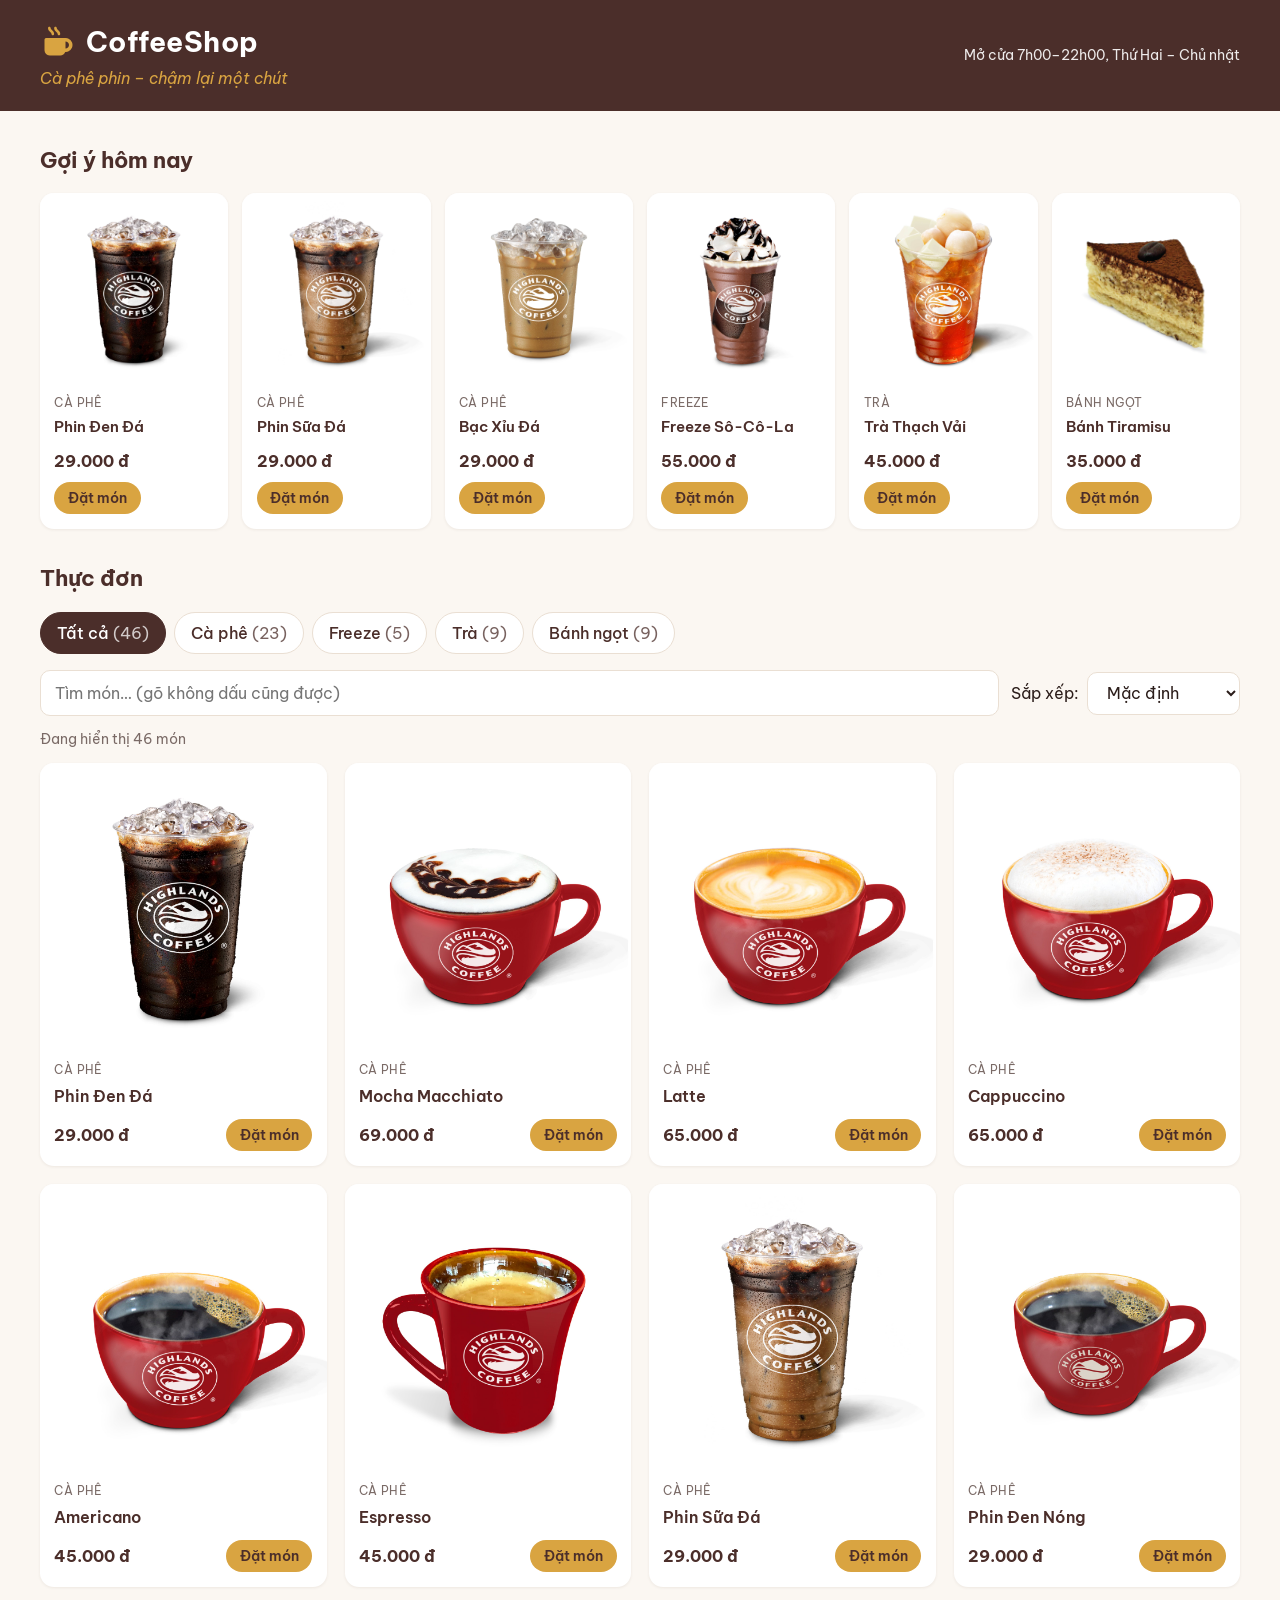
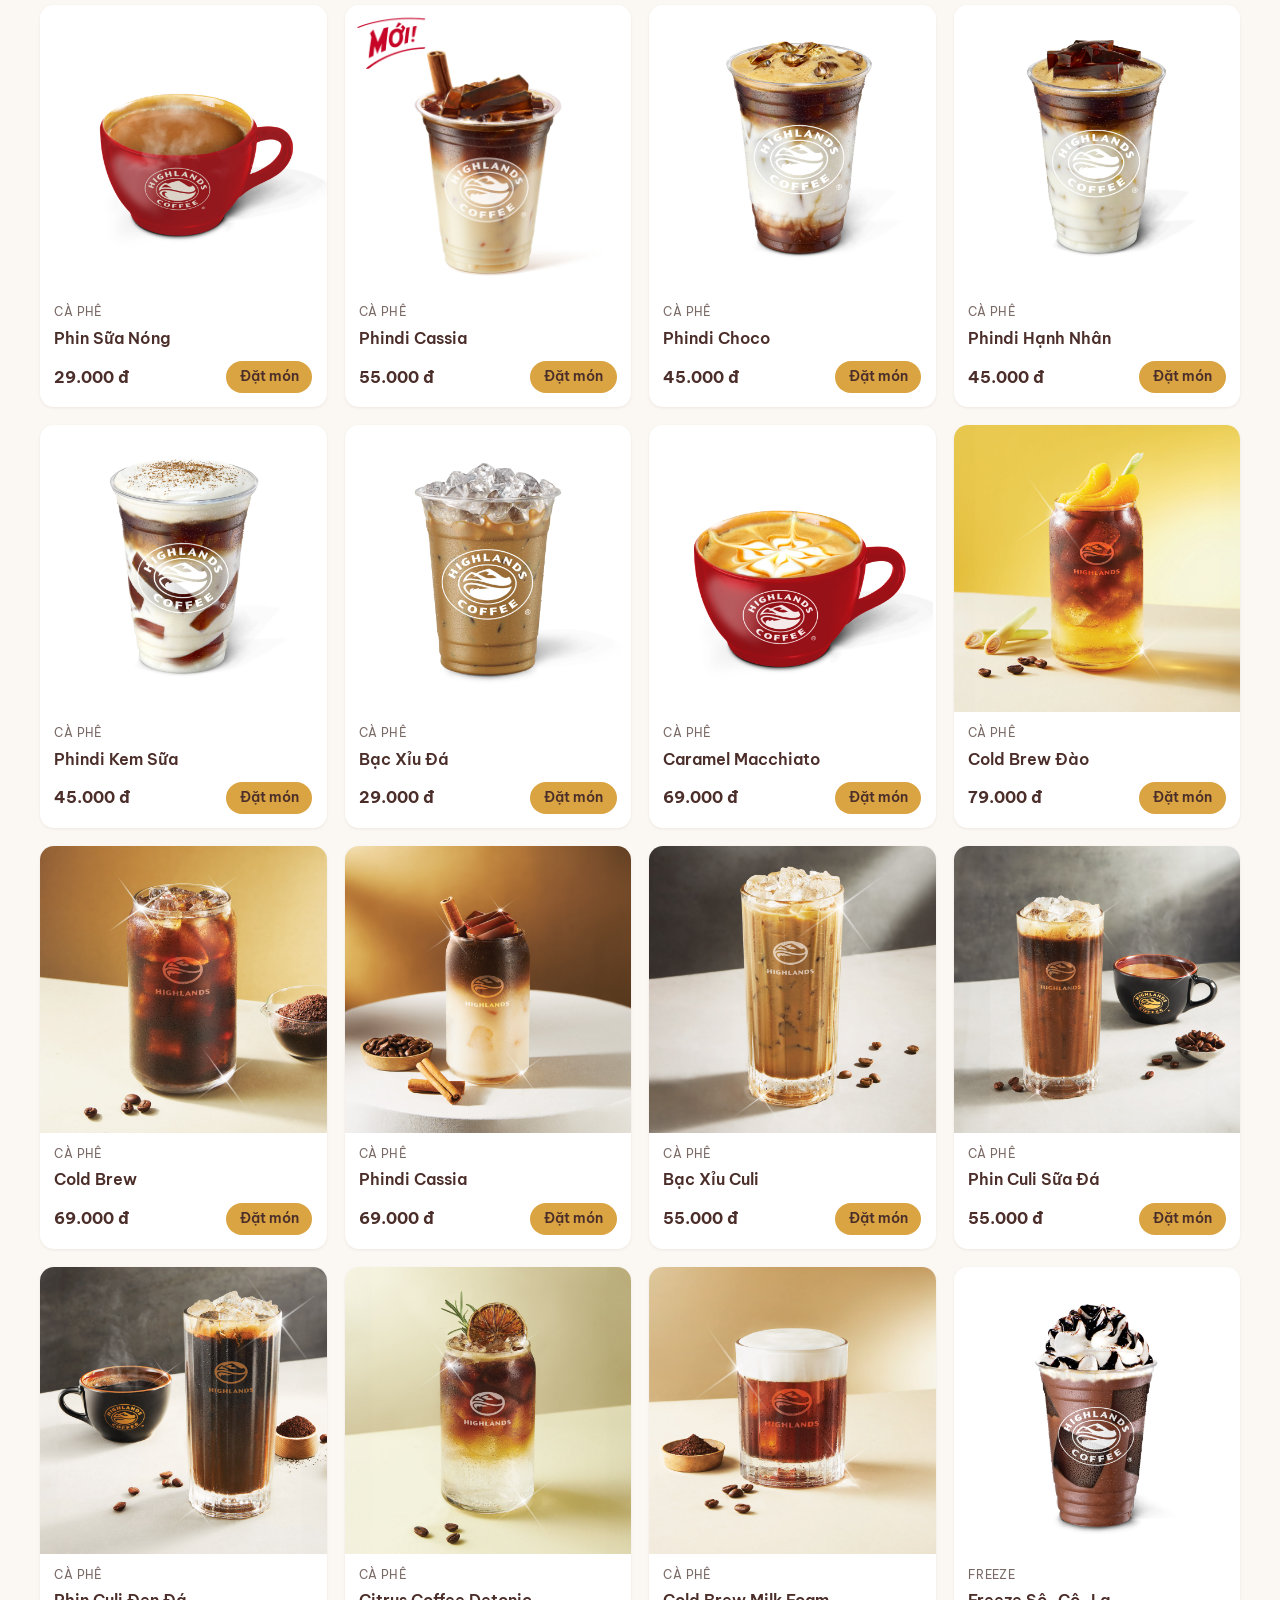
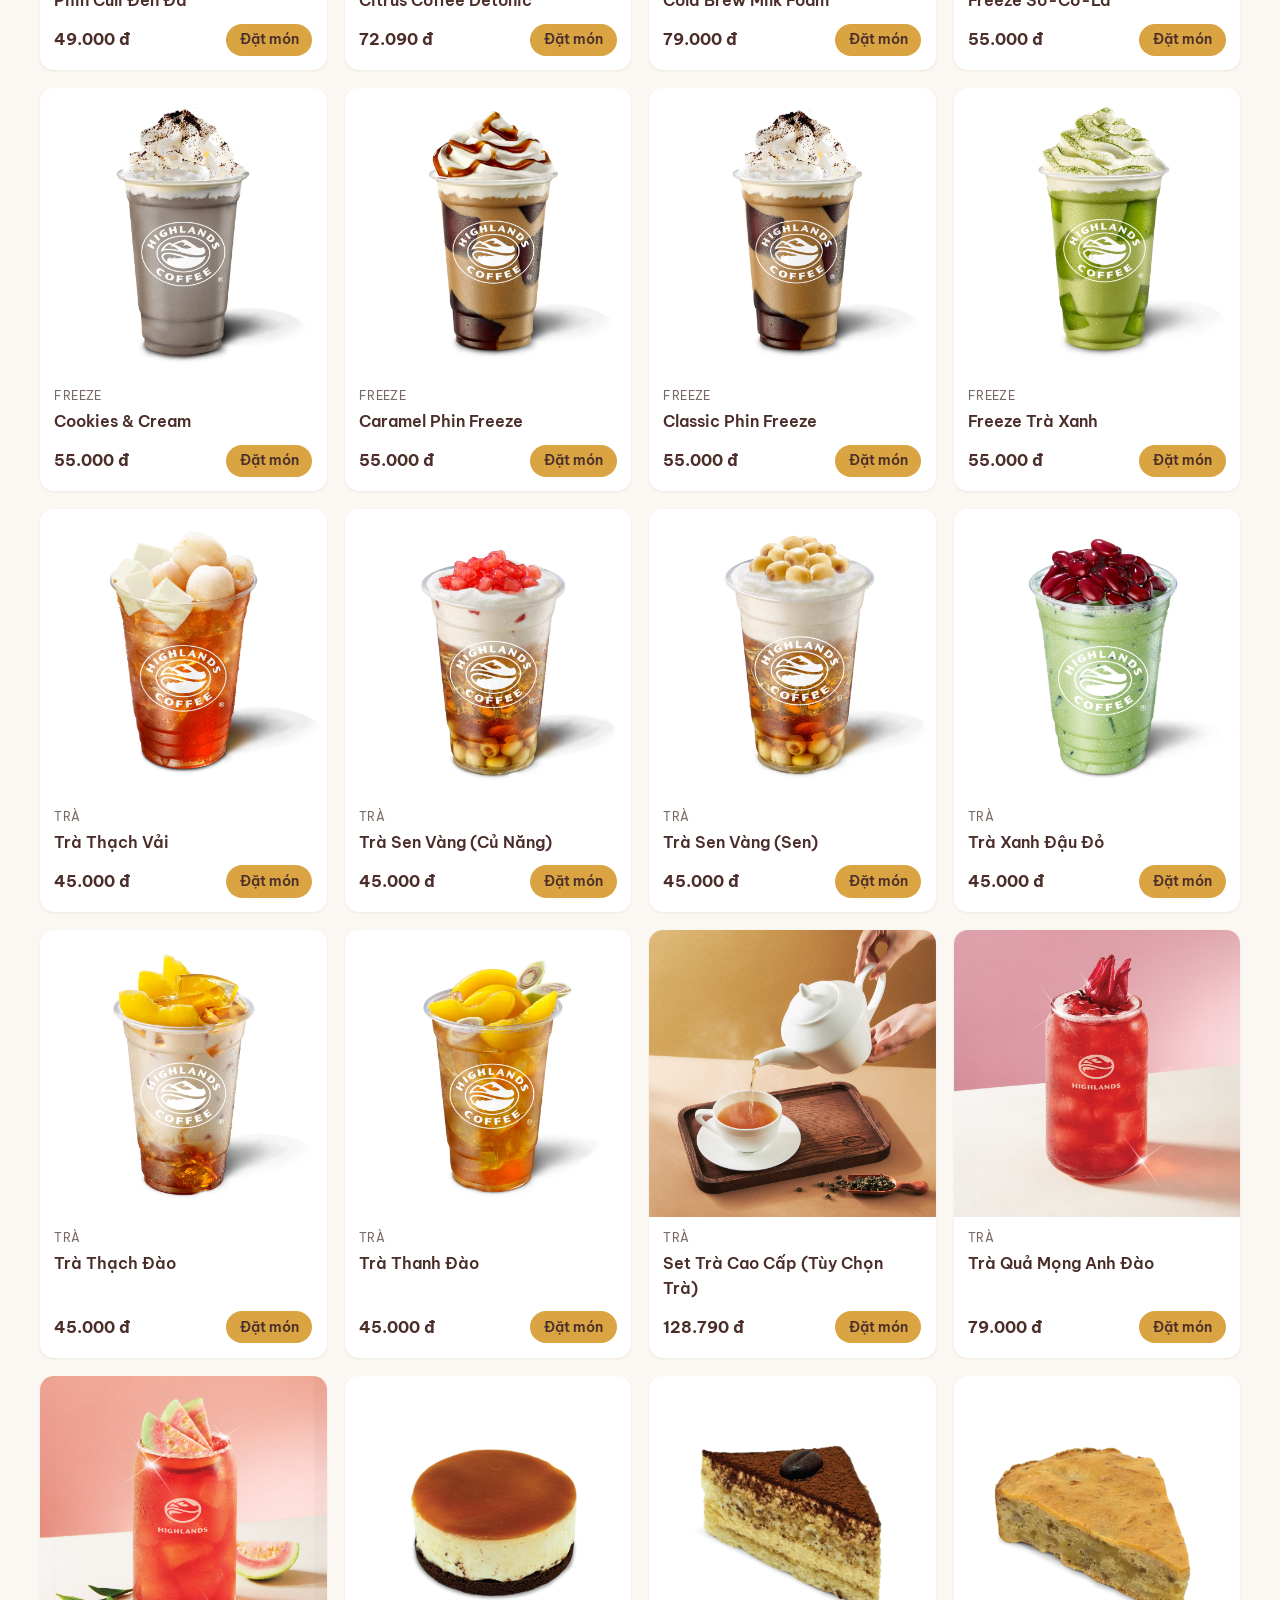
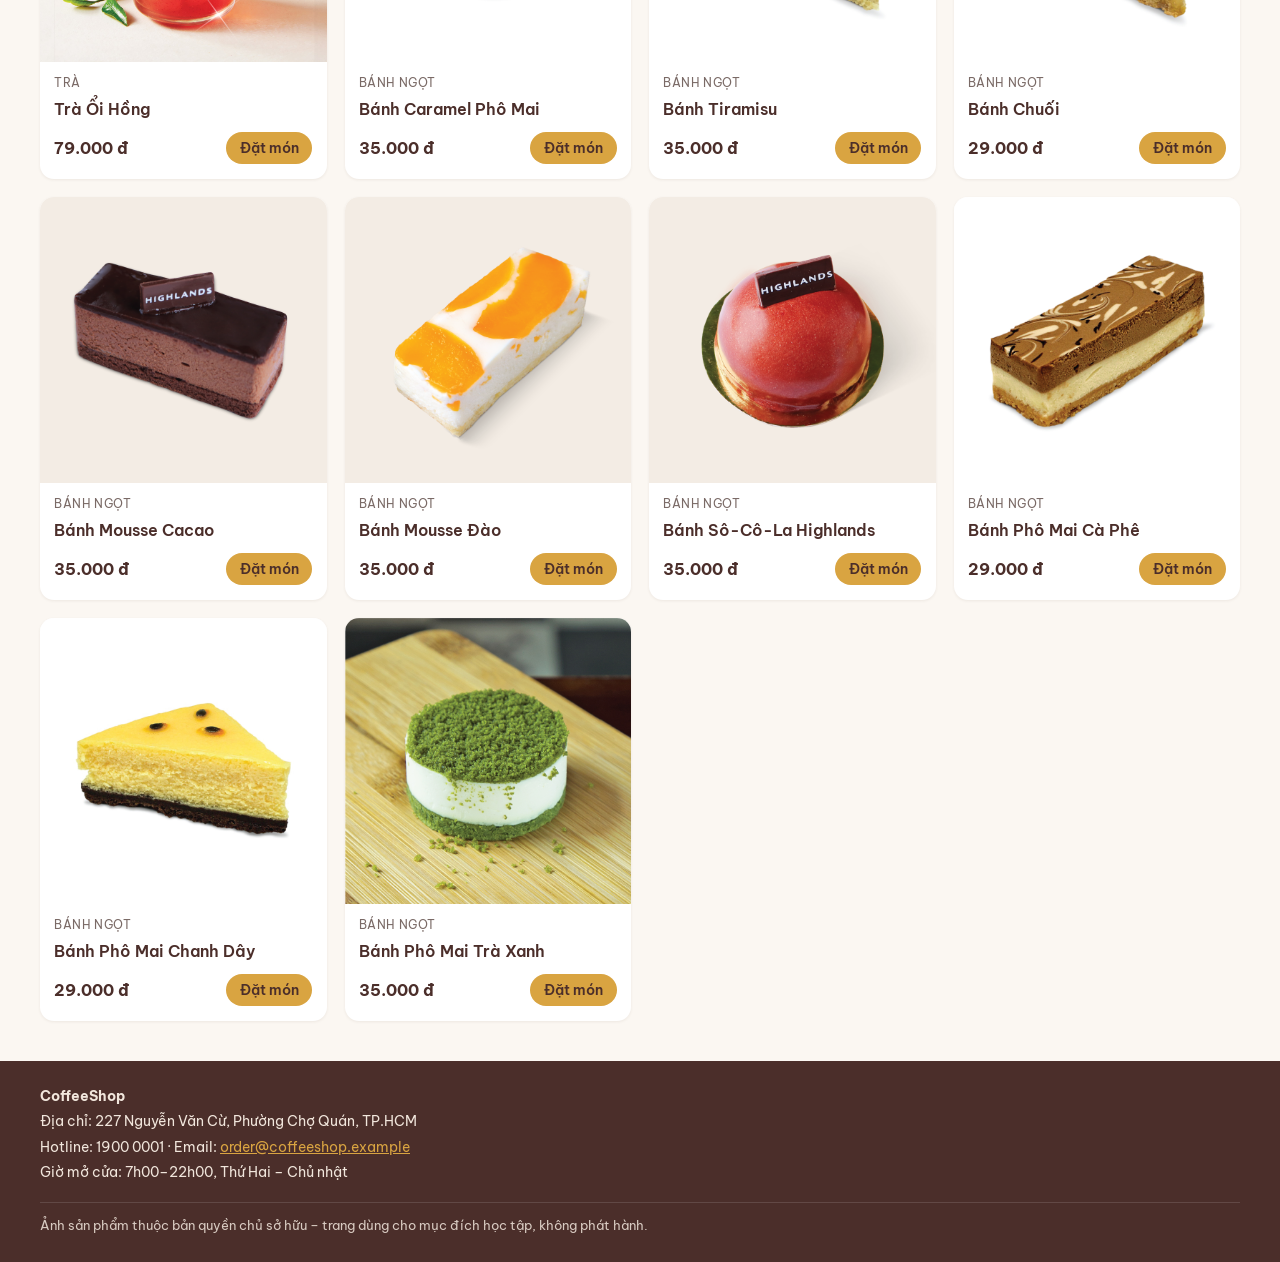
<file: site/index.html>
<!DOCTYPE html>
<html lang="vi">
<head>
  <meta charset="utf-8">
  <meta name="viewport" content="width=device-width, initial-scale=1">
  <title>CoffeeShop – Thực đơn</title>
  <link rel="preconnect" href="https://fonts.googleapis.com">
  <link rel="preconnect" href="https://fonts.gstatic.com" crossorigin>
  <link href="https://fonts.googleapis.com/css2?family=Be+Vietnam+Pro:wght@400;500;600;700&display=swap" rel="stylesheet">
  <link rel="stylesheet" href="vendor/fontawesome/css/all.min.css">
  <link rel="stylesheet" href="css/style.css">
</head>
<body>
  <header class="site-header">
    <div class="container header-inner">
      <div>
        <h1 class="brand"><i class="fa-solid fa-mug-hot" aria-hidden="true"></i> <span id="store-name">CoffeeShop</span></h1>
        <p class="slogan" id="store-slogan"></p>
      </div>
      <p class="hours" id="store-hours"></p>
    </div>
  </header>

  <main class="container">
    <section class="featured" aria-labelledby="featured-title">
      <h2 id="featured-title">Gợi ý hôm nay</h2>
      <div class="featured-list" id="featured-list"></div>
    </section>

    <section class="menu" aria-labelledby="menu-title">
      <h2 id="menu-title">Thực đơn</h2>
      <div class="tabs" id="tabs" role="tablist"></div>
      <div class="toolbar">
        <label class="search">
          <span class="visually-hidden">Tìm món</span>
          <input type="search" id="search" placeholder="Tìm món… (gõ không dấu cũng được)" autocomplete="off">
        </label>
        <label class="sort">
          <span>Sắp xếp:</span>
          <select id="sort">
            <option value="default">Mặc định</option>
            <option value="price-asc">Giá tăng dần</option>
            <option value="price-desc">Giá giảm dần</option>
          </select>
        </label>
      </div>
      <p class="cat-desc" id="cat-desc" hidden></p>
      <p class="result-count" id="result-count" aria-live="polite"></p>
      <div class="grid" id="grid"></div>
      <p class="empty" id="empty" hidden>Không tìm thấy món phù hợp.</p>
    </section>
  </main>

  <footer class="site-footer">
    <div class="container footer-inner">
      <div>
        <strong id="footer-name">CoffeeShop</strong>
        <p id="footer-address"></p>
        <p id="footer-contact"></p>
        <p id="footer-hours"></p>
      </div>
      <p class="copyright" id="footer-copyright"></p>
    </div>
  </footer>

  <div class="modal" id="modal" hidden>
    <div class="modal-backdrop" data-close></div>
    <div class="modal-dialog" role="dialog" aria-modal="true" aria-labelledby="modal-title">
      <button class="modal-close" type="button" aria-label="Đóng" data-close><i class="fa-solid fa-xmark" aria-hidden="true"></i></button>
      <div class="modal-media" id="modal-media"></div>
      <div class="modal-body">
        <span class="badge" id="modal-cat"></span>
        <h3 id="modal-title"></h3>
        <p class="price" id="modal-price"></p>
        <p class="modal-desc" id="modal-desc"></p>
        <a class="btn btn-order" id="modal-order" href="#">Đặt món</a>
      </div>
    </div>
  </div>

  <script src="data.js"></script>
  <script src="js/app.js"></script>
</body>
</html>
</file>
<file: site/css/style.css>
:root {
  --brown: #4B2E2A;
  --brown-2: #6b4540;
  --caramel: #D9A441;
  --bg: #FBF7F2;
  --card: #ffffff;
  --text: #2b1d1a;
  --muted: #7a6a66;
  --line: #eadfd3;
  --radius: 14px;
}
* { box-sizing: border-box; }
html { -webkit-text-size-adjust: 100%; }
body {
  margin: 0;
  font-family: "Be Vietnam Pro", system-ui, -apple-system, "Segoe UI", Roboto, Arial, sans-serif;
  background: var(--bg);
  color: var(--text);
  line-height: 1.55;
}
body.no-scroll { overflow: hidden; }
.container { width: min(1200px, 100% - 32px); margin-inline: auto; }
.visually-hidden { position: absolute; width: 1px; height: 1px; overflow: hidden; clip: rect(0 0 0 0); white-space: nowrap; }
h2 { color: var(--brown); font-size: 1.4rem; margin: 2rem 0 1rem; }
img { display: block; max-width: 100%; }

/* Header */
.site-header { background: var(--brown); color: #fff; }
.header-inner { display: flex; justify-content: space-between; align-items: center; gap: 1rem; padding: 1.25rem 0; flex-wrap: wrap; }
.brand { margin: 0; font-size: 1.75rem; letter-spacing: .5px; }
.brand i { color: var(--caramel); margin-right: .15em; }
.slogan { margin: .15rem 0 0; color: var(--caramel); font-style: italic; }
.hours { margin: 0; font-size: .9rem; opacity: .9; }

/* Featured */
.featured-list { display: grid; grid-template-columns: repeat(6, 1fr); gap: 14px; }

/* Tabs & toolbar */
.tabs { display: flex; gap: 8px; flex-wrap: wrap; margin-bottom: 1rem; }
.tab {
  font: inherit; cursor: pointer; border: 1px solid var(--line); background: #fff; color: var(--brown);
  padding: .5rem 1rem; border-radius: 999px; font-weight: 500; transition: .15s;
}
.tab:hover { border-color: var(--caramel); }
.tab.active { background: var(--brown); color: #fff; border-color: var(--brown); }
.tab-count { opacity: .75; font-weight: 400; }
.toolbar { display: flex; gap: 12px; flex-wrap: wrap; align-items: center; }
.search { flex: 1 1 260px; }
.search input, .sort select {
  font: inherit; width: 100%; padding: .6rem .9rem; border: 1px solid var(--line); border-radius: 10px; background: #fff; color: var(--text);
}
.search input:focus, .sort select:focus, .tab:focus-visible, .card:focus-visible, .btn:focus-visible {
  outline: 2px solid var(--caramel); outline-offset: 2px;
}
.sort { display: flex; align-items: center; gap: 8px; white-space: nowrap; }
.sort select { width: auto; }
.cat-desc { background: #fff; border-left: 4px solid var(--caramel); padding: .75rem 1rem; border-radius: 8px; color: var(--brown-2); margin: 1rem 0 0; }
.result-count { color: var(--muted); font-size: .9rem; margin: .75rem 0; }
.empty { text-align: center; color: var(--muted); padding: 2rem 0; }

/* Grid & cards */
.grid { display: grid; grid-template-columns: repeat(4, 1fr); gap: 18px; margin-bottom: 2.5rem; }
.card {
  background: var(--card); border-radius: var(--radius); overflow: hidden; cursor: pointer;
  box-shadow: 0 1px 3px rgba(75, 46, 42, .08); display: flex; flex-direction: column; transition: transform .15s, box-shadow .15s;
}
.card:hover { transform: translateY(-2px); box-shadow: 0 6px 18px rgba(75, 46, 42, .14); }
.card-media { aspect-ratio: 1 / 1; background: #f3ece4; }
.card-media img { width: 100%; height: 100%; object-fit: cover; }
.card-body { padding: .75rem .9rem .9rem; display: flex; flex-direction: column; gap: .25rem; flex: 1; }
.card-cat { font-size: .75rem; color: var(--muted); text-transform: uppercase; letter-spacing: .4px; }
.card-title { margin: 0; font-size: 1rem; color: var(--brown); font-weight: 600; flex: 1; }
.card-foot { display: flex; justify-content: space-between; align-items: center; gap: 8px; margin-top: .4rem; flex-wrap: wrap; }
.price { font-weight: 700; color: var(--brown); }
.card-featured .card-title { font-size: .92rem; }

/* Fallback ảnh lỗi */
.img-fallback {
  width: 100%; height: 100%; min-height: 140px; background: var(--brown); color: #fff;
  display: flex; align-items: center; justify-content: center; text-align: center; padding: 1rem; font-weight: 600;
}

/* Buttons */
.btn {
  display: inline-block; text-decoration: none; font-weight: 600; border-radius: 999px; padding: .65rem 1.4rem;
  background: var(--caramel); color: var(--brown); transition: .15s;
}
.btn:hover { background: #c99232; }
.btn-sm { padding: .35rem .85rem; font-size: .85rem; }

/* Modal */
.modal[hidden] { display: none; }
.modal { position: fixed; inset: 0; z-index: 100; display: flex; align-items: center; justify-content: center; padding: 16px; }
.modal-backdrop { position: absolute; inset: 0; background: rgba(30, 18, 16, .6); }
.modal-dialog {
  position: relative; background: #fff; border-radius: var(--radius); max-width: 820px; width: 100%;
  max-height: calc(100vh - 32px); overflow: auto; display: grid; grid-template-columns: repeat(2, minmax(0, 1fr));
}
.modal-close {
  position: absolute; top: 8px; right: 8px; z-index: 2; width: 38px; height: 38px; border-radius: 50%;
  border: 0; background: rgba(255, 255, 255, .92); color: var(--brown); font-size: 1.15rem; line-height: 1; cursor: pointer;
  display: flex; align-items: center; justify-content: center; box-shadow: 0 1px 4px rgba(0, 0, 0, .15);
}
.modal-close:hover { background: var(--caramel); }
.modal-close:focus-visible { outline: 2px solid var(--caramel); outline-offset: 2px; }
.modal-img { aspect-ratio: 1 / 1; background: #f3ece4; height: 100%; }
.modal-img img { width: 100%; height: 100%; object-fit: cover; }
.modal-body { padding: 1.5rem; display: flex; flex-direction: column; gap: .5rem; }
.modal-body h3 { margin: 0; color: var(--brown); font-size: 1.5rem; }
.modal-body .price { font-size: 1.25rem; margin: 0; }
.modal-desc { color: var(--text); margin: .25rem 0 1rem; }
.modal-body .btn-order { align-self: flex-start; margin-top: auto; }
.badge { align-self: flex-start; background: var(--bg); color: var(--brown); border: 1px solid var(--line); padding: .15rem .7rem; border-radius: 999px; font-size: .8rem; }

/* Footer */
.site-footer { background: var(--brown); color: #f1e6dc; font-size: .9rem; }
.footer-inner { padding: 1.5rem 0; display: grid; gap: .75rem; }
.site-footer p { margin: .2rem 0; }
.site-footer a { color: var(--caramel); }
.copyright { border-top: 1px solid rgba(255, 255, 255, .15); padding-top: .75rem; opacity: .85; font-size: .82rem; }

/* Responsive */
@media (max-width: 1024px) {
  .grid { grid-template-columns: repeat(3, 1fr); }
  .featured-list { grid-template-columns: repeat(3, 1fr); }
}
@media (max-width: 640px) {
  .container { width: calc(100% - 24px); }
  .brand { font-size: 1.4rem; }
  .grid { grid-template-columns: repeat(2, 1fr); gap: 12px; }
  .featured-list {
    display: flex; overflow-x: auto; scroll-snap-type: x mandatory; gap: 12px; padding-bottom: 6px;
    margin-inline: -12px; padding-inline: 12px;
  }
  .featured-list .card { flex: 0 0 62%; scroll-snap-align: start; }
  .tabs { flex-wrap: nowrap; overflow-x: auto; margin-inline: -12px; padding: 0 12px 4px; }
  .tab { white-space: nowrap; padding: .45rem .85rem; }
  .sort { width: 100%; }
  .sort select { flex: 1; }
  .card-body { padding: .6rem .7rem .75rem; }
  .card-title { font-size: .92rem; }
  .card-foot .btn-sm { width: 100%; text-align: center; }
  .modal { padding: 0; align-items: flex-end; }
  .modal-dialog { grid-template-columns: minmax(0, 1fr); max-height: 92vh; border-radius: var(--radius) var(--radius) 0 0; }
  .modal-img { aspect-ratio: 4 / 3; }
  .modal-body .btn-order { align-self: stretch; text-align: center; }
}
</file>
